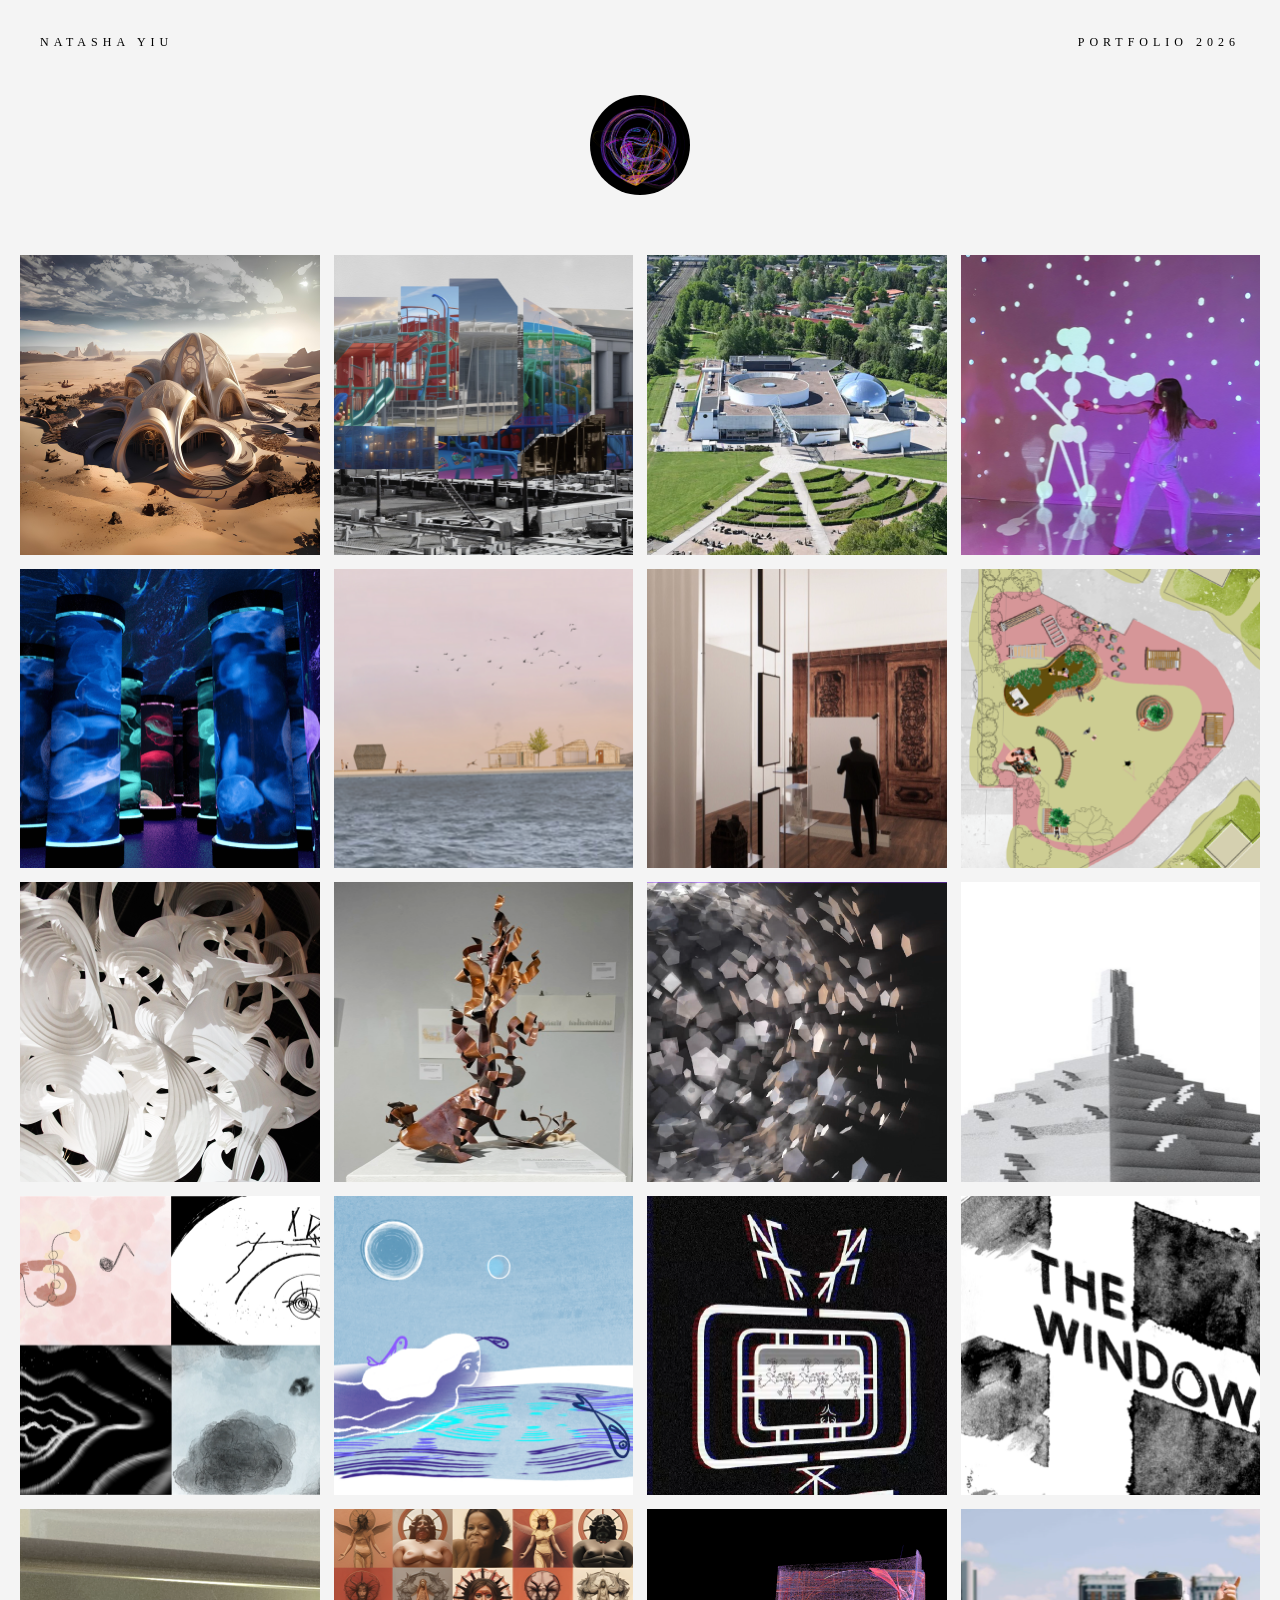
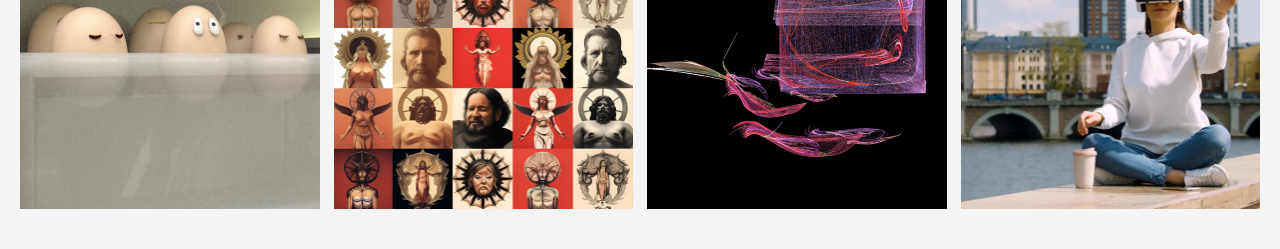
<file: index.html>
<!DOCTYPE html>
<html lang="en">
<head>
    <meta charset="UTF-8">
    <meta name="viewport" content="width=device-width, initial-scale=1.0">
    <title>Natasha Yiu Portfolio</title>
    <link rel="stylesheet" href="style.css">
</head>
<body>

<header>
    <div>NATASHA YIU</div>
    <div>PORTFOLIO 2026</div>
</header>

<div class="logo-container">
    <img src="images/logo.png" alt="Logo">
</div>

<div class="grid">

    <a href="projects/data-to-architecture.html" class="item">
        <img src="images/project1.png">
        <div class="title">Data to Architecture: Immersive Presentation of Community-owned Data Centre</div>
    </a>
    
    <a href="projects/woven-weimar-worlds.html" class="item">
        <img src="images/project2.png">
        <div class="title">Woven Weimar Worlds</div>
    </a>
    
    <a href="projects/heureka-hackathon.html" class="item">
        <img src="images/project3.png">
        <div class="title">Heureka Science Museum Hackathon</div>
    </a>
    
    <a href="projects/embodied-interaction.html" class="item">
        <img src="images/project4.png">
        <div class="title">Embodied Interaction: Being</div>
    </a>
    
    <a href="projects/seajelly-lab.html" class="item">
        <img src="images/project5.png">
        <div class="title">Sea Jelly Lab</div>
    </a>
    
    <a href="projects/passage-of-the-sea.html" class="item">
        <img src="images/project6.png">
        <div class="title">Conceptual Space: The Passage of the Sea</div>
    </a>
    
    <a href="projects/exhibition-design-nomen.html" class="item">
        <img src="images/project7.png">
        <div class="title">Exhibition Design: NOMEN Studio</div>
    </a>
    
    <a href="projects/space-in-practice-easyliving.html" class="item">
        <img src="images/project8.png">
        <div class="title">Space in Practice: Easy Living</div>
    </a>
    
    <a href="projects/wakesonance.html" class="item">
        <img src="images/project9.png">
        <div class="title">Maths Meets Architecture: Wakesonance</div>
    </a>
    
    <a href="projects/more-than-just-a-tree.html" class="item">
        <img src="images/project10.png">
        <div class="title">The Environment in Me: More than just a Tree</div>
    </a>
    
    <a href="projects/labelization.html" class="item">
        <img src="images/project11.png">
        <div class="title">Labelization</div>
    </a>
    
    <a href="projects/designing-vitural-worlds-echoes-whtin.html" class="item">
        <img src="images/project12.png">
        <div class="title">Designing Virtual Worlds: Echoes Within</div>
    </a>
    
    <a href="projects/jazz-a-trip.html" class="item">
        <img src="images/project13.png">
        <div class="title">The Materiality of Love: Jazz a Trip</div>
    </a>
    
    <a href="projects/flow.html" class="item">
        <img src="images/project14.png">
        <div class="title">Abstract & Experimental Animation: Flow</div>
    </a>
    
    <a href="projects/damn-tv.html" class="item">
        <img src="images/project15.png">
        <div class="title">Damn TV</div>
    </a>
    
    <a href="projects/the-window.html" class="item">
        <img src="images/project16.png">
        <div class="title">The Window</div>
    </a>
    
    <a href="projects/the-eggs-adventure.html" class="item">
        <img src="images/project17.png">
        <div class="title">The Egg's Adventure</div>
    </a>
    
    <a href="projects/stable-confusion-unbiased-god.html" class="item">
        <img src="images/project18.png">
        <div class="title">Stable Confusion: Unbiased God</div>
    </a>
    
    <a href="projects/art-meets-science-fractals.html" class="item">
        <img src="images/project19.png">
        <div class="title">Art Meets Science: Fractals Fishtank</div>
    </a>
    
    <a href="projects/fake-escape-reality.html" class="item">
        <img src="images/project20.png">
        <div class="title">Fake: Escape Reality</div>
    </a>
    
    </div>


</body>
</html>
</file>
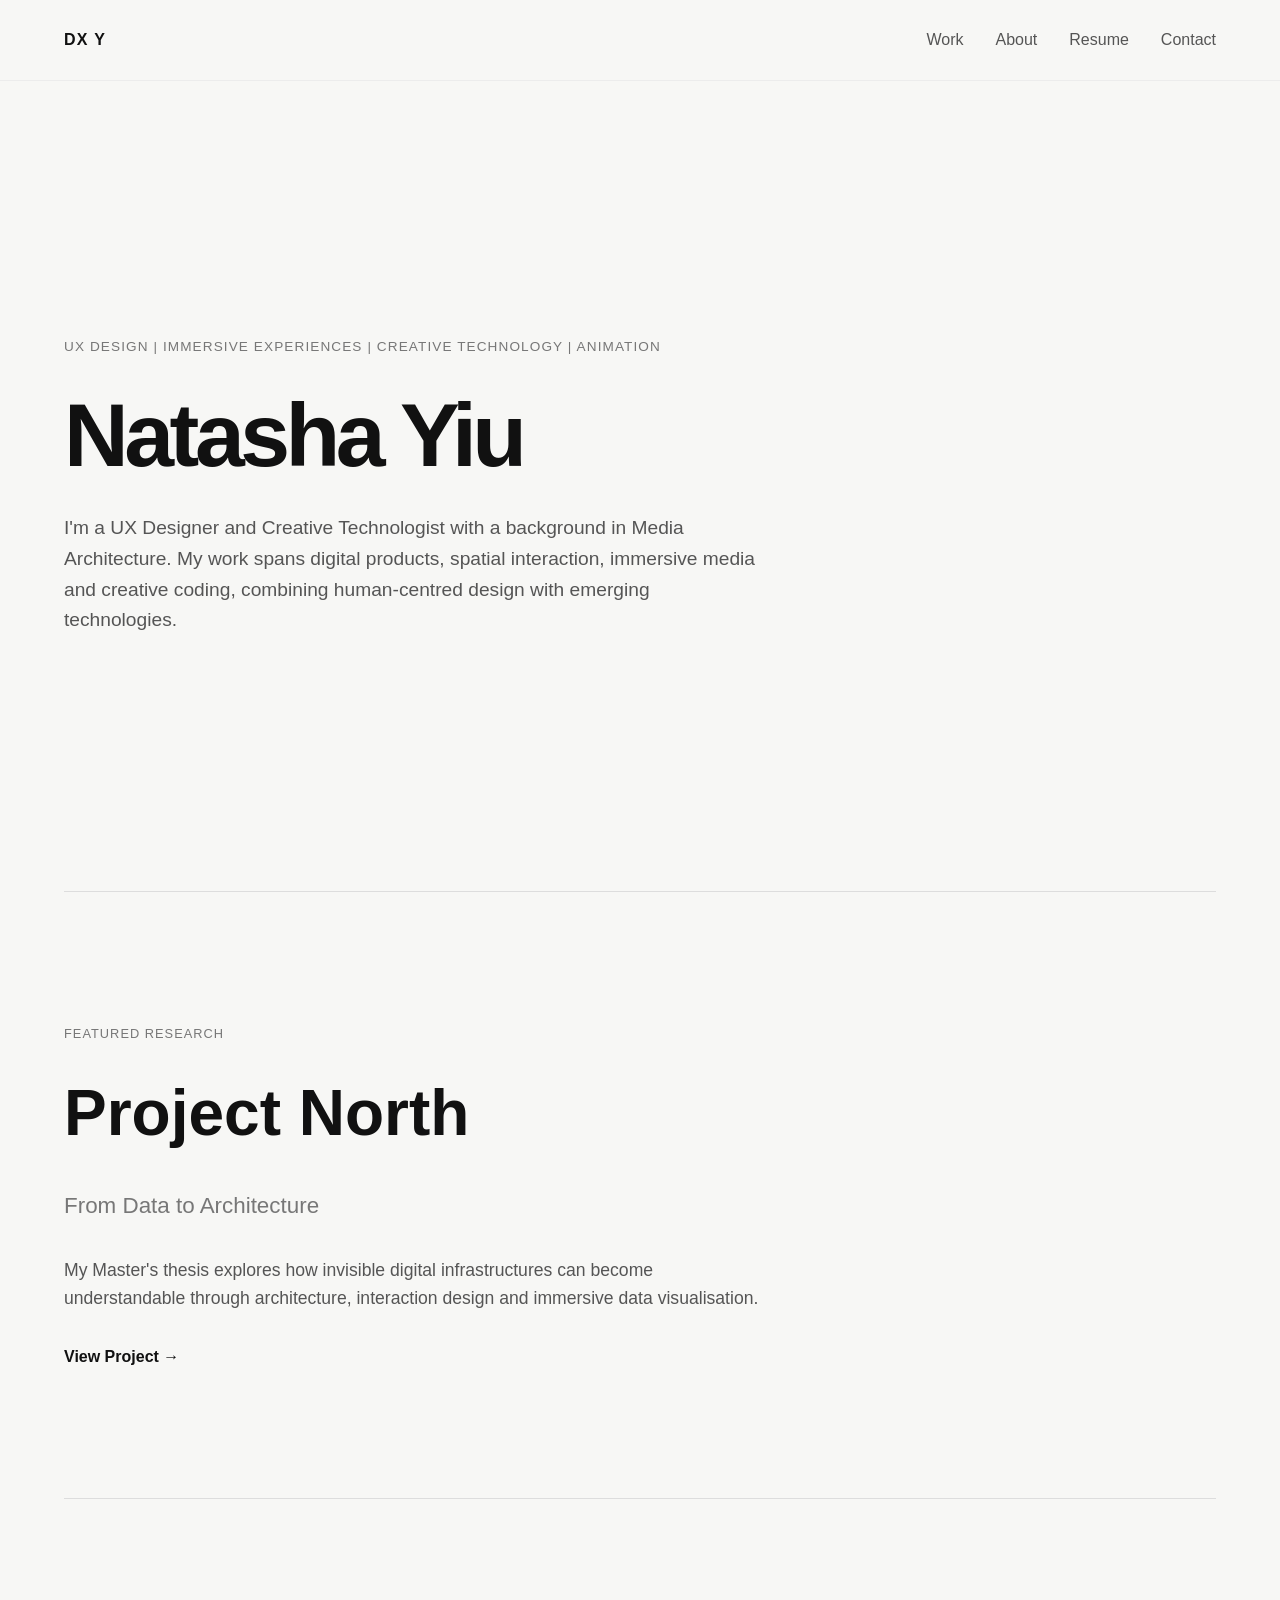
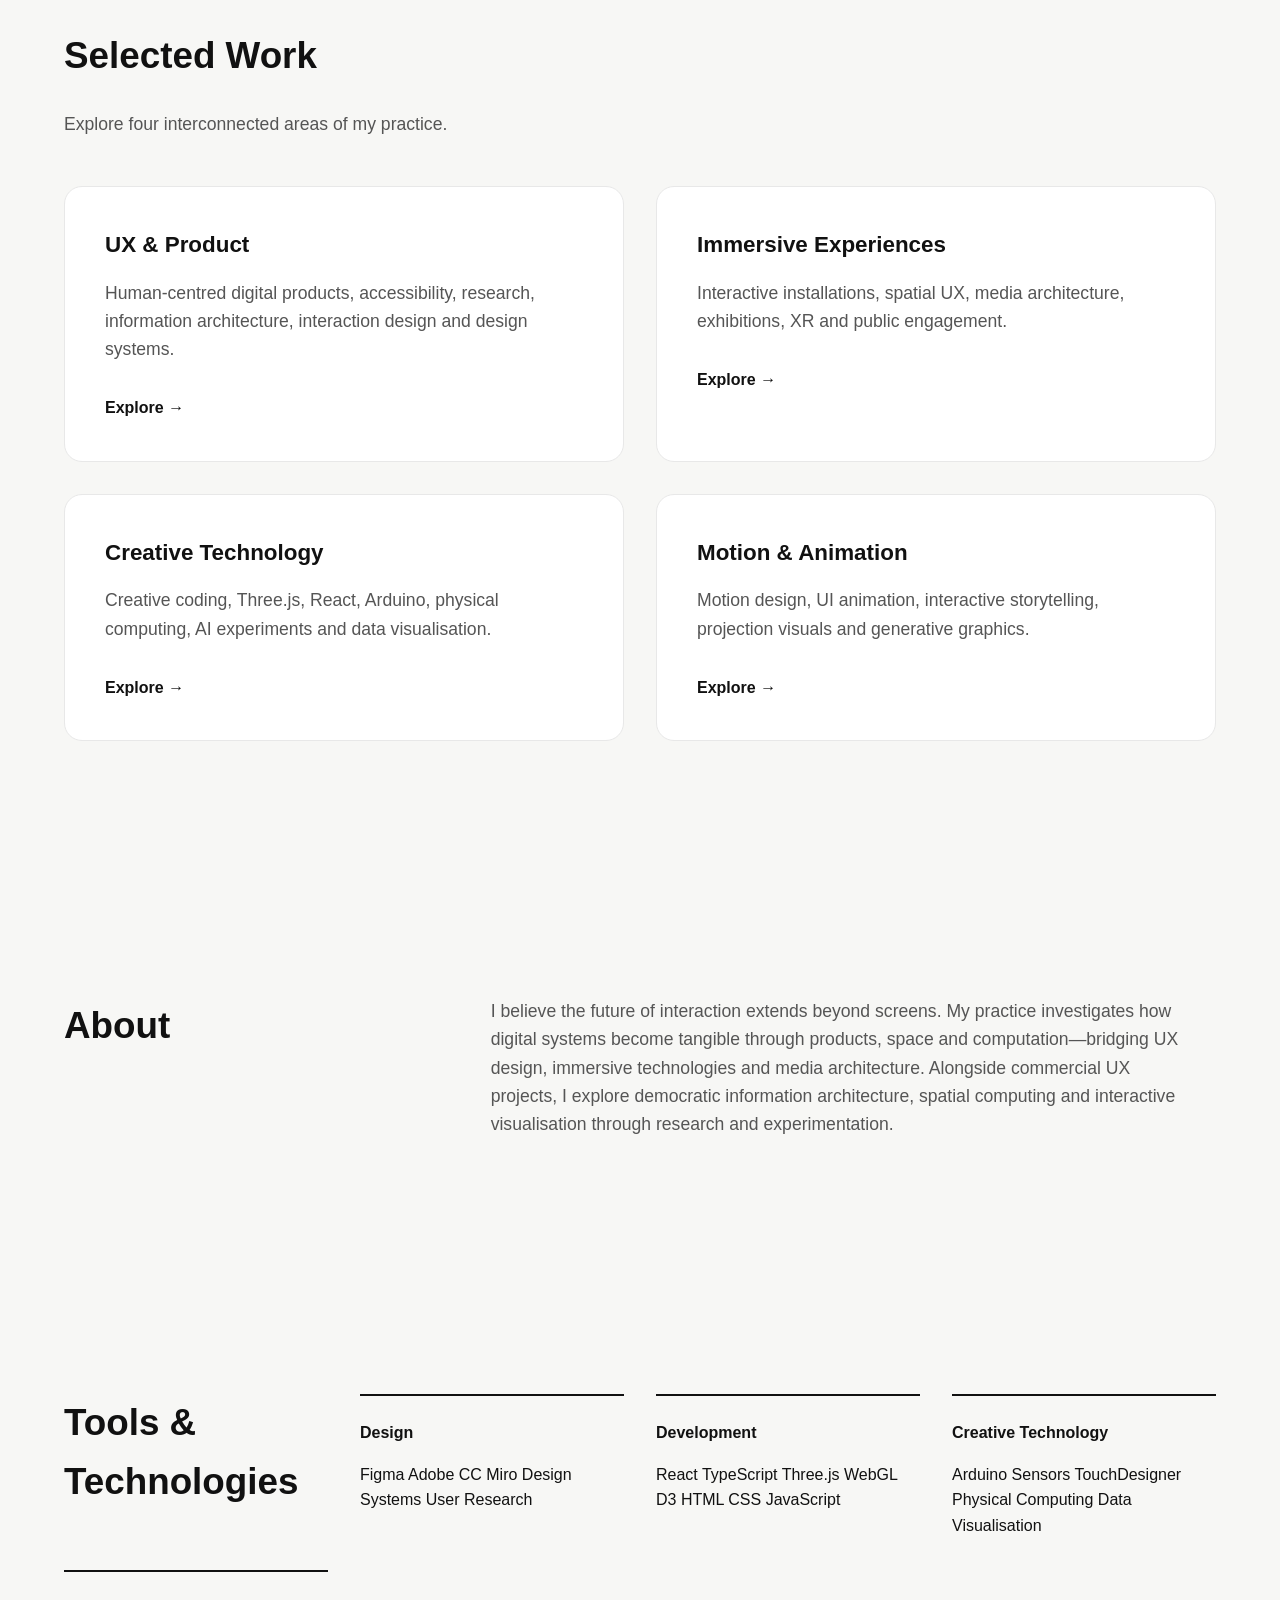
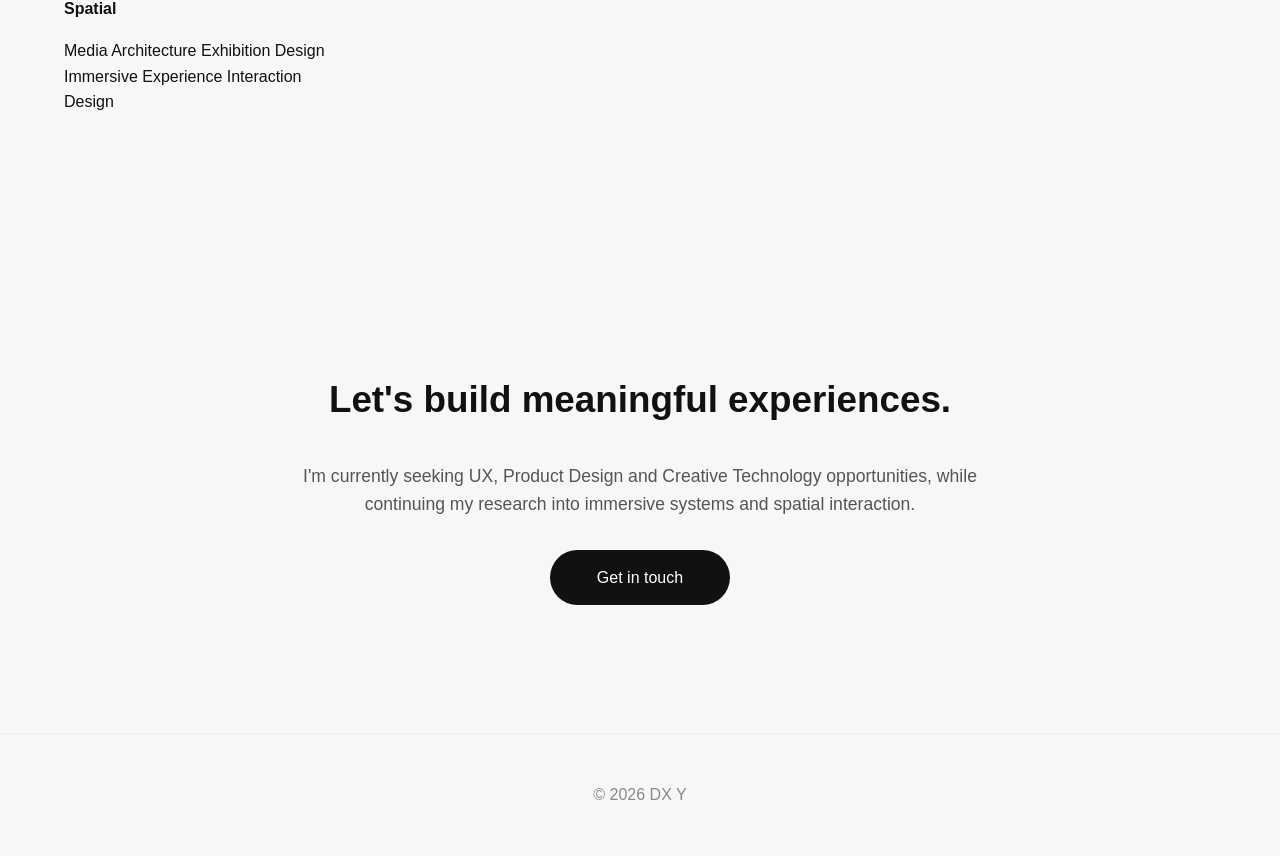
<file: claude work/index.html>
<!DOCTYPE html>
<html lang="en">
<head>
    <meta charset="UTF-8">
    <meta name="viewport" content="width=device-width, initial-scale=1.0">
    <title>DX Y — UX Designer & Creative Technologist</title>

    <link rel="stylesheet" href="style.css">
</head>

<body>

<header>

    <nav>
        <div class="logo">DX Y</div>

        <ul>
            <li>Work</li>
            <li>About</li>
            <li>Resume</li>
            <li>Contact</li>
        </ul>

    </nav>

</header>


<!-- ========================================================= -->
<!-- HERO -->
<!-- ========================================================= -->

<section id="hero">

    <p class="status">
       UX Design | Immersive Experiences | Creative Technology | Animation
    </p>

    <h1>

       Natasha Yiu 

    </h1>

    <p class="intro">

        I'm a UX Designer and Creative Technologist with a background in Media Architecture.
        My work spans digital products, spatial interaction, immersive media and creative coding,
        combining human-centred design with emerging technologies.

    </p>

</section>


<!-- ========================================================= -->
<!-- FEATURED -->
<!-- ========================================================= -->

<section id="featured">

    <span>Featured Research</span>

    <h2>

        Project North

    </h2>

    <h3>

        From Data to Architecture

    </h3>

    <p>

        My Master's thesis explores how invisible digital infrastructures can become
        understandable through architecture, interaction design and immersive data
        visualisation.

    </p>

    <a href="/projects/project-north">

        View Project →

    </a>

</section>


<!-- ========================================================= -->
<!-- PRACTICE -->
<!-- ========================================================= -->

<section id="practice">

<h2>

Selected Work

</h2>

<p>

Explore four interconnected areas of my practice.

</p>


<div class="grid">

<div class="card">

<h3>

UX & Product

</h3>

<p>

Human-centred digital products, accessibility, research,
information architecture, interaction design and design systems.

</p>

<a>

Explore →

</a>

</div>



<div class="card">

<h3>

Immersive Experiences

</h3>

<p>

Interactive installations, spatial UX,
media architecture, exhibitions,
XR and public engagement.

</p>

<a>

Explore →

</a>

</div>




<div class="card">

<h3>

Creative Technology

</h3>

<p>

Creative coding, Three.js,
React, Arduino,
physical computing,
AI experiments and data visualisation.

</p>

<a>

Explore →

</a>

</div>




<div class="card">

<h3>

Motion & Animation

</h3>

<p>

Motion design,
UI animation,
interactive storytelling,
projection visuals
and generative graphics.

</p>

<a>

Explore →

</a>

</div>

</div>

</section>


<!-- ========================================================= -->
<!-- ABOUT -->
<!-- ========================================================= -->

<section id="about">

<h2>

About

</h2>

<p>

I believe the future of interaction extends beyond screens.

My practice investigates how digital systems become tangible through products,
space and computation—bridging UX design, immersive technologies and media architecture.

Alongside commercial UX projects, I explore democratic information architecture,
spatial computing and interactive visualisation through research and experimentation.

</p>

</section>



<!-- ========================================================= -->
<!-- TOOLBOX -->
<!-- ========================================================= -->

<section id="skills">

<h2>

Tools & Technologies

</h2>

<div>

<h4>

Design

</h4>

Figma
Adobe CC
Miro
Design Systems
User Research

</div>

<div>

<h4>

Development

</h4>

React
TypeScript
Three.js
WebGL
D3
HTML
CSS
JavaScript

</div>

<div>

<h4>

Creative Technology

</h4>

Arduino
Sensors
TouchDesigner
Physical Computing
Data Visualisation

</div>

<div>

<h4>

Spatial

</h4>

Media Architecture
Exhibition Design
Immersive Experience
Interaction Design

</div>

</section>



<!-- ========================================================= -->
<!-- CONTACT -->
<!-- ========================================================= -->

<section id="contact">

<h2>

Let's build meaningful experiences.

</h2>

<p>

I'm currently seeking UX, Product Design and Creative Technology opportunities,
while continuing my research into immersive systems and spatial interaction.

</p>

<a>

Get in touch

</a>

</section>



<footer>

© 2026 DX Y

</footer>

</body>
</html>
</file>
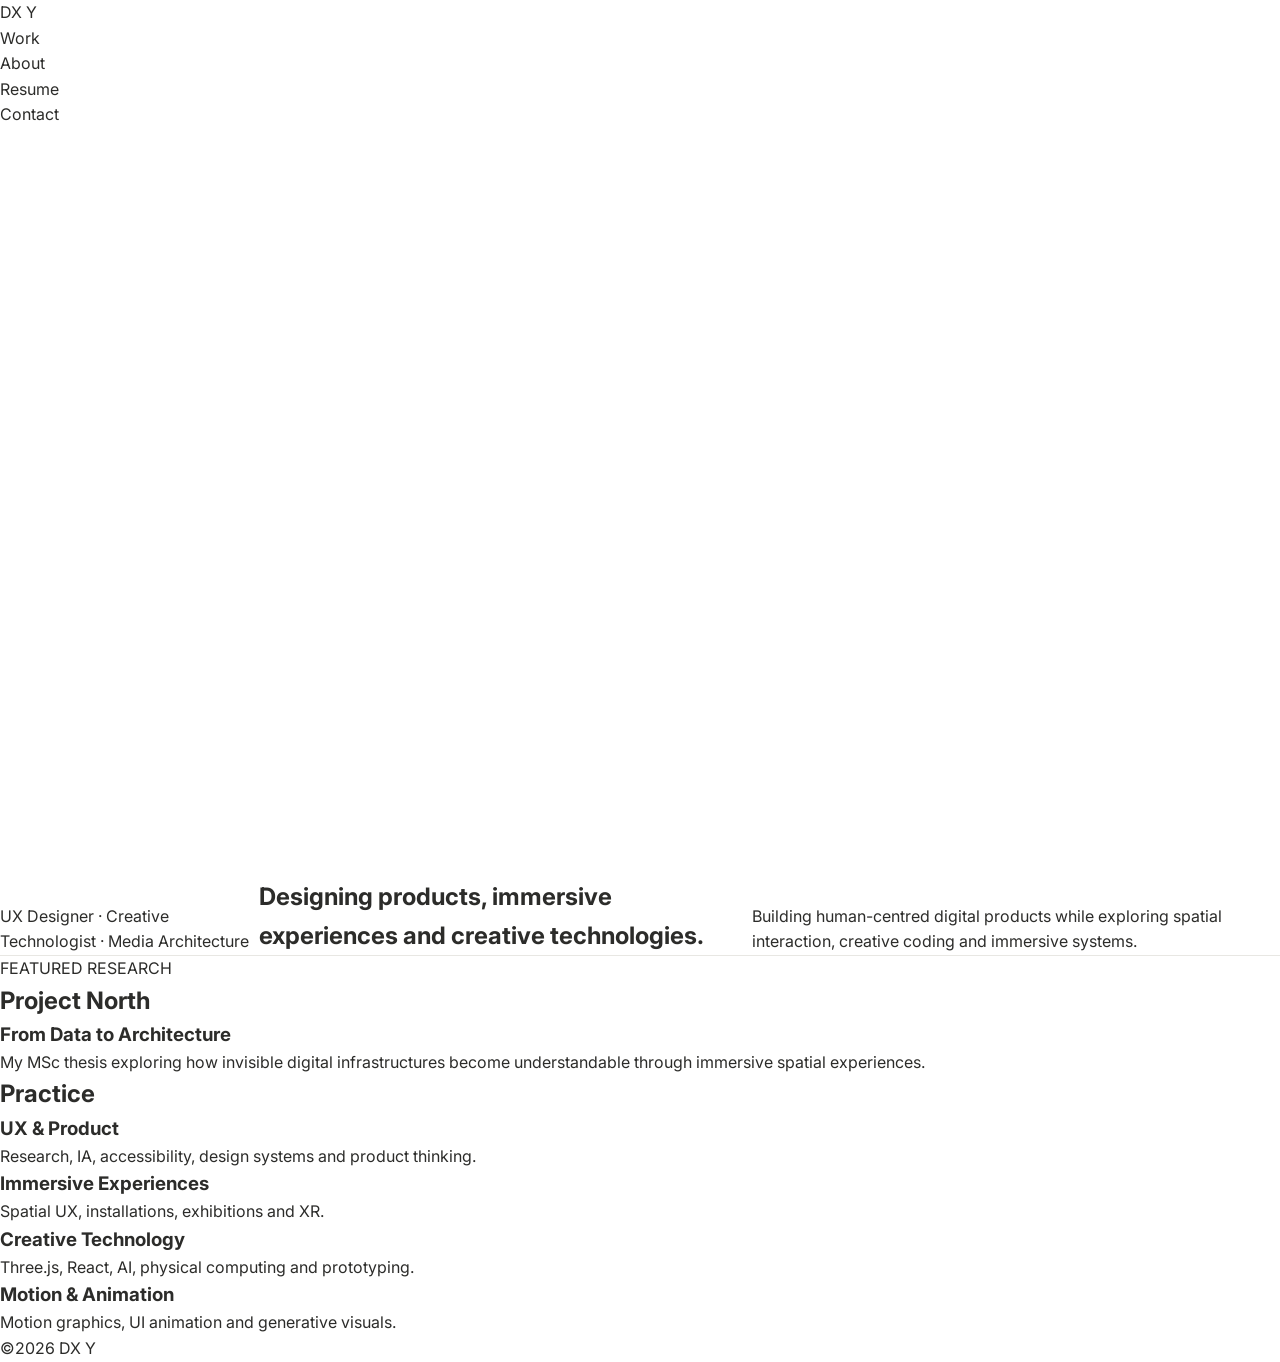
<file: chatgptwork/index copy.html>
<!DOCTYPE html><html><head><meta charset="UTF-8"><meta name="viewport" content="width=device-width,initial-scale=1"><title>DX Y</title><link href="https://fonts.googleapis.com/css2?family=Inter:wght@300;400;500;700&family=DM+Serif+Display&display=swap" rel="stylesheet"><link rel="stylesheet" href="style.css"></head><body>
<header><nav><div class="logo">DX Y</div><ul><li>Work</li><li>About</li><li>Resume</li><li>Contact</li></ul></nav></header>
<section class="hero"><p class="eyebrow">UX Designer · Creative Technologist · Media Architecture</p><h1>Designing products, immersive experiences and creative technologies.</h1><p class="lead">Building human-centred digital products while exploring spatial interaction, creative coding and immersive systems.</p></section>
<section class="featured"><div><span>FEATURED RESEARCH</span><h2>Project North</h2><h3>From Data to Architecture</h3><p>My MSc thesis exploring how invisible digital infrastructures become understandable through immersive spatial experiences.</p></div></section>
<section><h2>Practice</h2><div class="cards">
<div class="card"><h3>UX & Product</h3><p>Research, IA, accessibility, design systems and product thinking.</p></div>
<div class="card"><h3>Immersive Experiences</h3><p>Spatial UX, installations, exhibitions and XR.</p></div>
<div class="card"><h3>Creative Technology</h3><p>Three.js, React, AI, physical computing and prototyping.</p></div>
<div class="card"><h3>Motion & Animation</h3><p>Motion graphics, UI animation and generative visuals.</p></div></div></section>
<footer>©2026 DX Y</footer></body></html>
</file>
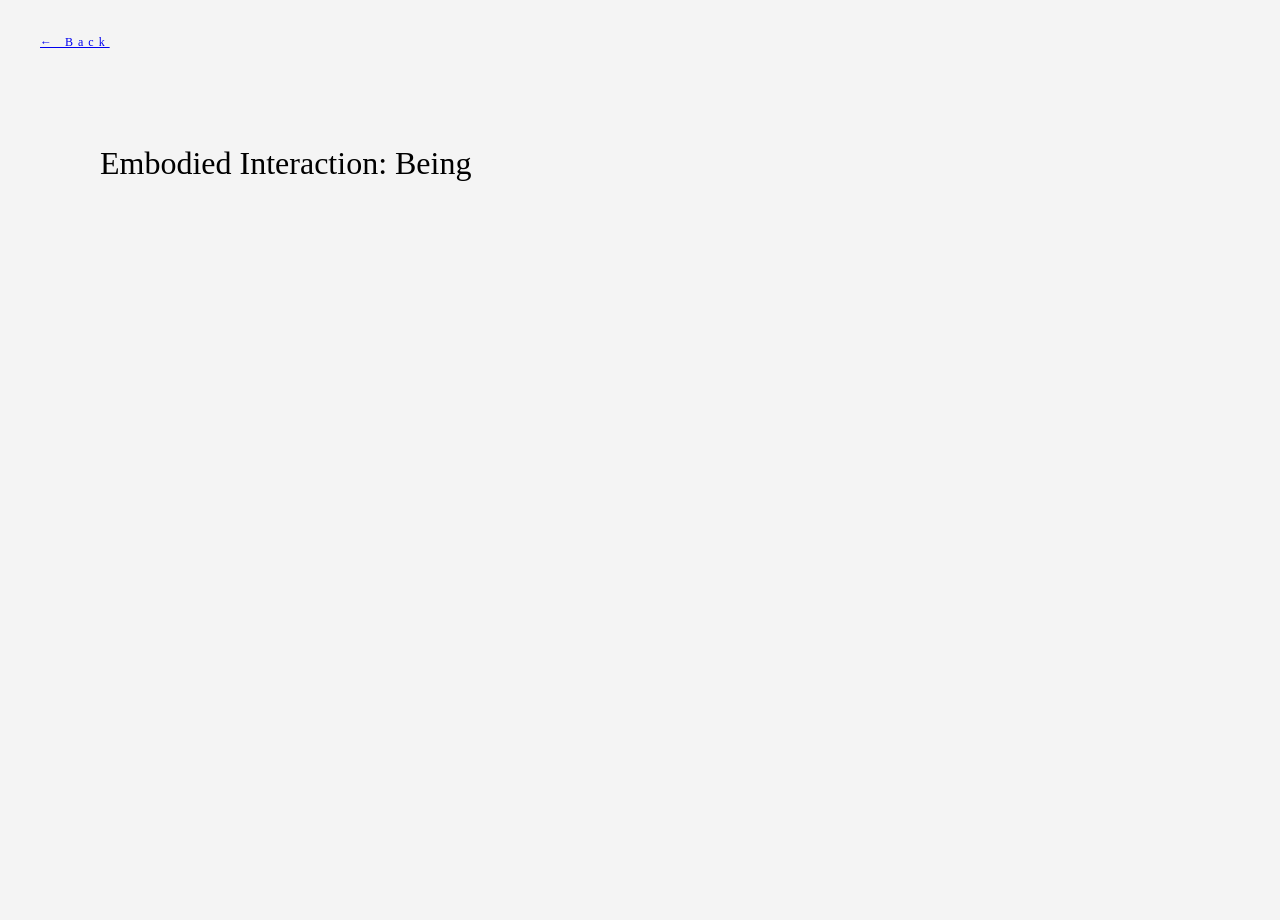
<file: projects/embodied-interaction.html>
<!DOCTYPE html>
<html lang="en">

<head>
    <meta charset="UTF-8">
    <meta name="viewport" content="width=device-width, initial-scale=1.0">
    <title>Embodied Interaction Being</title>

    <link rel="stylesheet" href="../style.css">
</head>

<body>

<header>
    <a href="../index.html">← Back</a>
</header>

<div class="project-page">

    <h1>Embodied Interaction: Being</h1>

    <div class="video-container">
        <iframe
            src="https://www.youtube.com/embed/AmIiJ3PmoZg"
            title="Embodied Interaction: Being"
            frameborder="0"
            allow="accelerometer; autoplay; clipboard-write; encrypted-media; gyroscope; picture-in-picture"
            allowfullscreen>
        </iframe>
    </div>

</div>

</body>
</html>
</file>
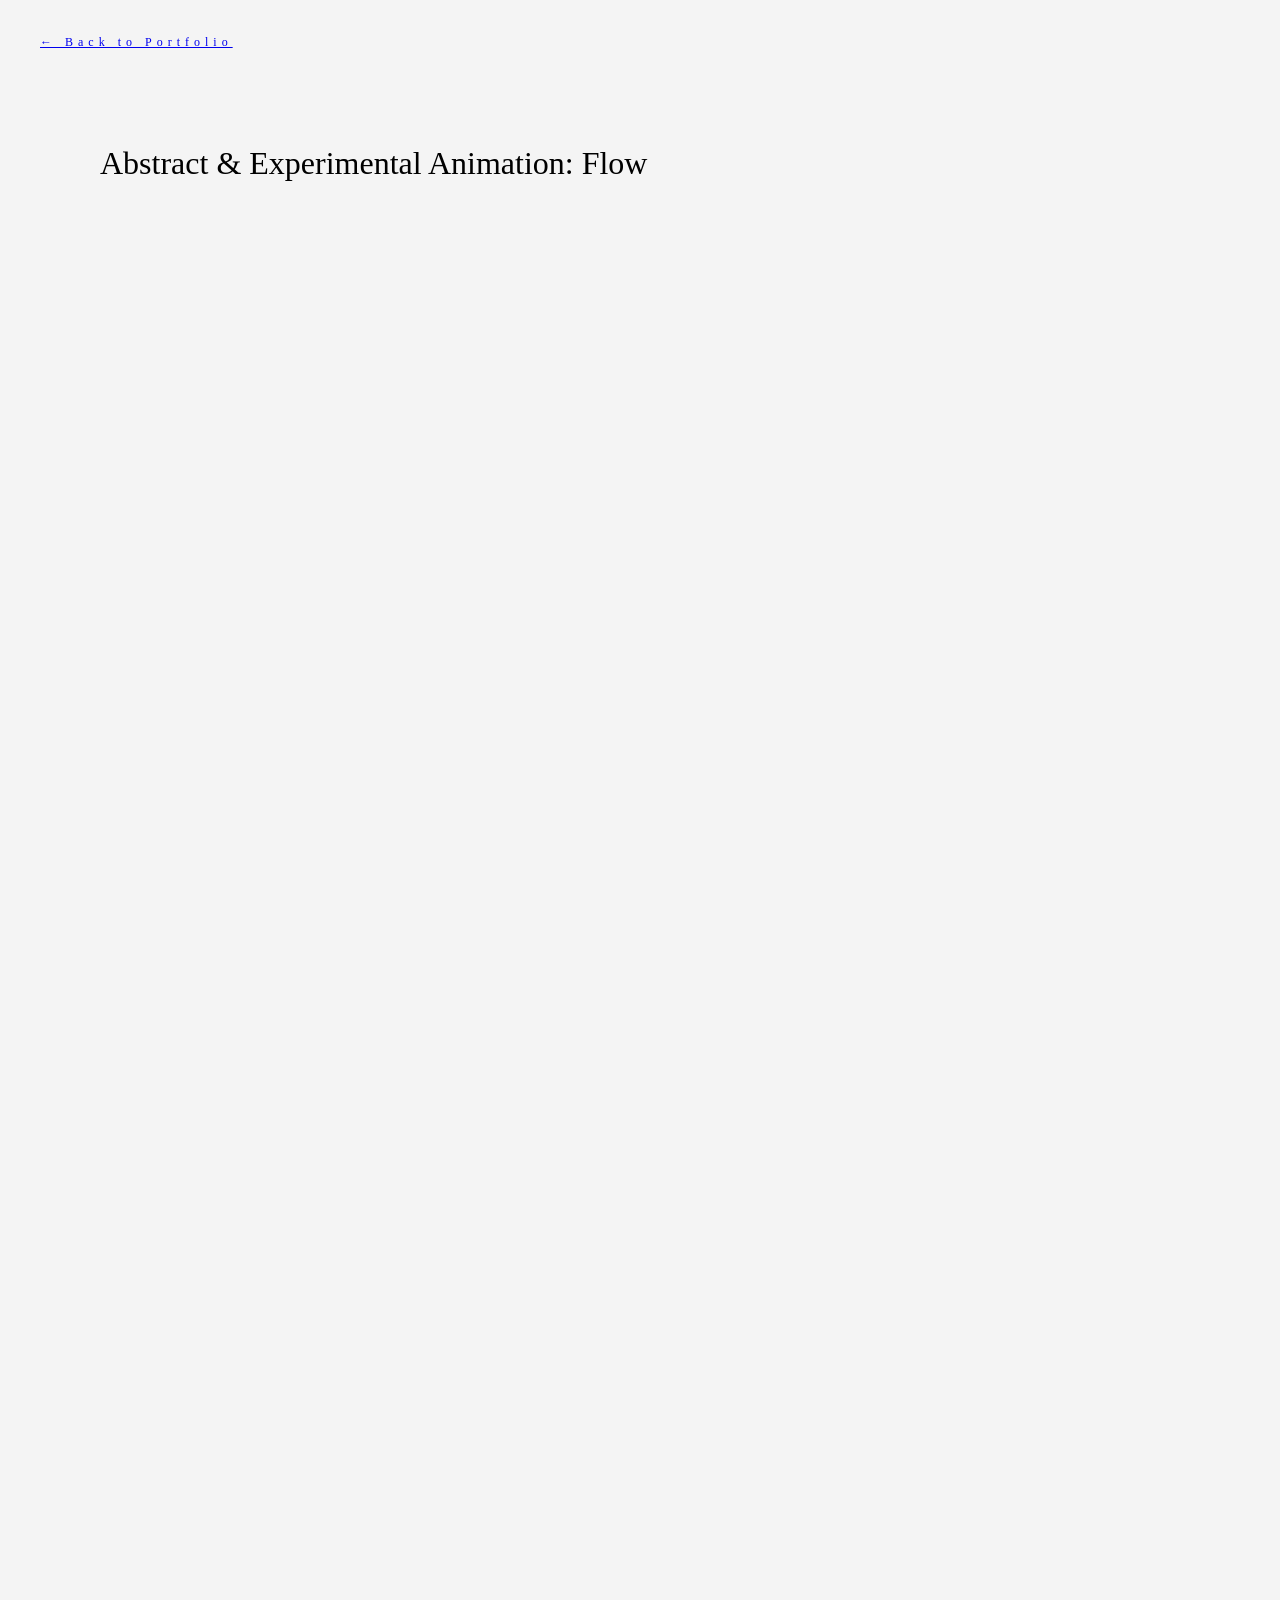
<file: projects/flow.html>
<!DOCTYPE html>
<html lang="en">

<head>
    <meta charset="UTF-8">
    <meta name="viewport" content="width=device-width, initial-scale=1.0">
    <title>Abstract & Experimental Animation: Flow</title>

    <link rel="stylesheet" href="../style.css">
</head>

<body>

<header>
    <a href="../index.html">← Back to Portfolio</a>
</header>

<div class="project-page">

    <h1>Abstract & Experimental Animation: Flow</h1>

    <embed type="text/html" src="https://flowtheanimation.art.blog/gallery/" width="1080" height="2000">

</div>

</body>
</html>
</file>
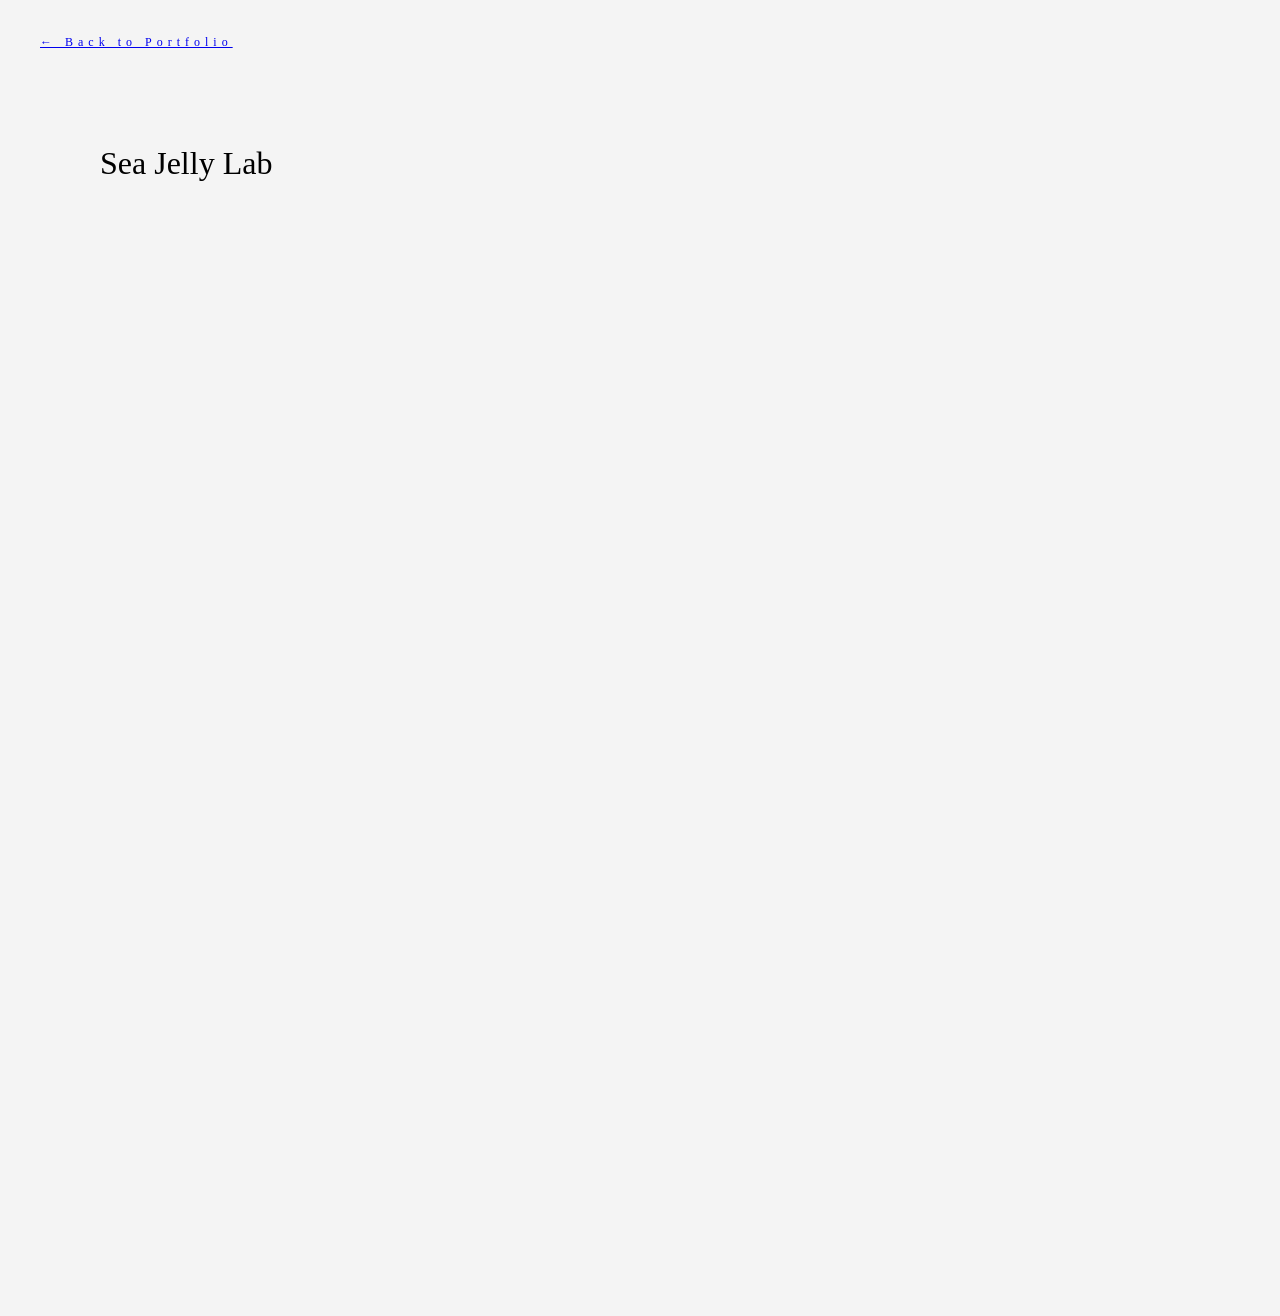
<file: projects/seajelly-lab.html>
<!DOCTYPE html>
<html lang="en">

<head>
    <meta charset="UTF-8">
    <meta name="viewport" content="width=device-width, initial-scale=1.0">
    <title>Abstract & Experimental Animation: Flow</title>

    <link rel="stylesheet" href="../style.css">
</head>

<body>

<header>
    <a href="../index.html">← Back to Portfolio</a>
</header>

<div class="project-page">

    <h1>Sea Jelly Lab</h1>

    <iframe title="vimeo-player" src="https://player.vimeo.com/video/412918110?h=f3fb0b7e5b" width="1080" height="720" frameborder="0" referrerpolicy="strict-origin-when-cross-origin" allow="autoplay; fullscreen; picture-in-picture; clipboard-write; encrypted-media; web-share"   allowfullscreen></iframe>

    <iframe src="https://www.behance.net/embed/project/97103059?ilo0=1" height="316" width="404" allowfullscreen lazyload frameborder="0" allow="clipboard-write" refererPolicy="strict-origin-when-cross-origin"></iframe>

</div>

</body>
</html>
</file>
<file: style.css>
*{
    margin:0;
    padding:0;
    box-sizing:border-box;
}

body{
    background:#f4f4f4;
    font-family: Georgia, serif;
}

header{
    display:flex;
    justify-content:space-between;
    align-items:center;

    padding:35px 40px;

    font-size:12px;
    letter-spacing:5px;
    font-weight:300;
}

.logo-container{
    display:flex;
    justify-content:center;
    margin-top:10px;
    margin-bottom:60px;
}

.logo-container img{
    width:100px;
    height:100px;
    border-radius:50%;
    object-fit:cover;
}

.grid{
    display:grid;

    grid-template-columns:
    repeat(4, minmax(200px, 1fr));

    gap:14px;

    padding:0 20px 40px;
}

.item{
    position:relative;
    overflow:hidden;
    text-decoration:none;
}

.item img{
    width:100%;
    display:block;
    object-fit:cover;
    transition:0.4s;
}

.title{
    position:absolute;
    inset:0;

    background:rgba(0,0,0,.65);

    display:flex;
    align-items:center;
    justify-content:center;

    text-align:center;

    color:white;

    font-size:14px;
    line-height:1.4;

    padding:20px;

    opacity:0;
    transition:0.3s;
}

.item:hover .title{
    opacity:1;
}

.item:hover img{
    transform:scale(1.04);
}

/* Row 1 */
.item:nth-child(1){grid-row:span 2;}
.item:nth-child(2){grid-row:span 2;}
.item:nth-child(3){grid-row:span 2;}
.item:nth-child(4){grid-row:span 2;}

/* Row 2 */
.item:nth-child(5){grid-row:span 2;}
.item:nth-child(6){grid-row:span 2;}
.item:nth-child(7){grid-row:span 2;}
.item:nth-child(8){grid-row:span 2;}

/* Row 3 */
.item:nth-child(9){grid-row:span 2;}
.item:nth-child(10){grid-row:span 2;}
.item:nth-child(11){grid-row:span 2;}
.item:nth-child(12){grid-row:span 2;}

/* Row 4 smaller */
.item:nth-child(13){grid-row:span 1;}
.item:nth-child(14){grid-row:span 1;}
.item:nth-child(15){grid-row:span 1;}
.item:nth-child(16){grid-row:span 1;}

/* Row 5 */
.item:nth-child(17){grid-row:span 2;}
.item:nth-child(18){grid-row:span 2;}
.item:nth-child(19){grid-row:span 2;}
.item:nth-child(20){grid-row:span 2;}
}

@media(max-width:900px){

.grid{
    grid-template-columns:repeat(2,1fr);
}

}

@media(max-width:600px){

.grid{
    grid-template-columns:1fr;
}

}

.project-page{
    max-width:1200px;
    margin:auto;
    padding:60px;
}

.project-page h1{
    margin-bottom:30px;
    font-weight:400;
}

.project-page video{
    width:100%;
    margin-bottom:30px;
}

.project-page p{
    max-width:700px;
    line-height:1.7;
}

.video-container{
    position:relative;
    width:100%;
    padding-bottom:56.25%;
    margin-bottom:40px;
}

.video-container iframe{
    position:absolute;
    top:0;
    left:0;
    width:100%;
    height:100%;
}

.hero-video{
    width:100vw;
    height:90vh;
}

h4, .h4 {
    font-family: "Elido", sans-serif !important;
    font-size: 20px !important;
    font-weight:normal;
}

.description{
    font-size:18px;
    line-height:1.6;
    font-weight:300;
}

.gallery{
    display:grid;
    grid-template-columns:repeat(2,1fr);
    gap:20px;
    margin-top:40px;
}

.gallery img{
    width:100%;
    display:block;
}

.hero-gif{
    width:100%;
    display:block;
    margin:40px 0;
}

.centerImage
{
display: block;
margin: auto;
}
</file>
<file: claude work/style.css>
/* ==========================================================
   RESET
========================================================== */

*{
    margin:0;
    padding:0;
    box-sizing:border-box;
}

html{
    scroll-behavior:smooth;
}

body{

    background:#F7F7F5;
    color:#111111;

    font-family:
        Inter,
        -apple-system,
        BlinkMacSystemFont,
        "Segoe UI",
        sans-serif;

    line-height:1.6;

    -webkit-font-smoothing:antialiased;

}


/* ==========================================================
   TYPOGRAPHY
========================================================== */

h1{

    font-size:clamp(3rem,7vw,6rem);

    font-weight:700;

    line-height:1.02;

    letter-spacing:-0.05em;

    max-width:900px;

}

h2{

    font-size:2.3rem;

    font-weight:600;

    margin-bottom:1.5rem;

}

h3{

    font-size:1.4rem;

    font-weight:600;

    margin-bottom:.75rem;

}

h4{

    margin-bottom:.8rem;

    font-size:1rem;

    font-weight:600;

}

p{

    max-width:700px;

    color:#555;

    font-size:1.1rem;

}


/* ==========================================================
   LAYOUT
========================================================== */

section{

    width:min(1200px,90vw);

    margin:auto;

    padding:8rem 0;

}

.grid{

    display:grid;

    grid-template-columns:repeat(2,1fr);

    gap:2rem;

    margin-top:3rem;

}


/* ==========================================================
   NAVIGATION
========================================================== */

header{

    position:sticky;

    top:0;

    backdrop-filter:blur(20px);

    background:rgba(247,247,245,.85);

    border-bottom:1px solid #ececec;

    z-index:100;

}

nav{

    width:min(1200px,90vw);

    margin:auto;

    height:80px;

    display:flex;

    justify-content:space-between;

    align-items:center;

}

.logo{

    font-weight:700;

    letter-spacing:.08em;

}

nav ul{

    display:flex;

    list-style:none;

    gap:2rem;

}

nav li{

    cursor:pointer;

    color:#555;

    transition:.25s;

}

nav li:hover{

    color:#111;

}


/* ==========================================================
   HERO
========================================================== */

#hero{

    min-height:90vh;

    display:flex;

    flex-direction:column;

    justify-content:center;

}

.status{

    text-transform:uppercase;

    letter-spacing:.08em;

    font-size:.85rem;

    margin-bottom:2rem;

    color:#777;

}

.intro{

    margin-top:2rem;

    font-size:1.2rem;

}


/* ==========================================================
   FEATURED PROJECT
========================================================== */

#featured{

    border-top:1px solid #ddd;

    border-bottom:1px solid #ddd;

}

#featured span{

    color:#777;

    text-transform:uppercase;

    font-size:.8rem;

    letter-spacing:.08em;

}

#featured h2{

    font-size:4rem;

    margin-top:1rem;

}

#featured h3{

    color:#777;

    font-weight:400;

}

#featured p{

    margin:2rem 0;

}

#featured a{

    display:inline-block;

    text-decoration:none;

    color:#111;

    font-weight:600;

}

#featured a:hover{

    opacity:.6;

}


/* ==========================================================
   CARDS
========================================================== */

.card{

    background:white;

    padding:2.5rem;

    border:1px solid #e8e8e8;

    border-radius:18px;

    transition:.35s;

}

.card:hover{

    transform:translateY(-8px);

    box-shadow:0 30px 70px rgba(0,0,0,.08);

}

.card p{

    margin:1rem 0 2rem;

}

.card a{

    color:#111;

    text-decoration:none;

    font-weight:600;

}


/* ==========================================================
   ABOUT
========================================================== */

#about{

    display:grid;

    grid-template-columns:1fr 2fr;

    gap:4rem;

}


/* ==========================================================
   SKILLS
========================================================== */

#skills{

    display:grid;

    grid-template-columns:repeat(4,1fr);

    gap:2rem;

}

#skills div{

    border-top:2px solid #111;

    padding-top:1.5rem;

}

#skills h4{

    margin-bottom:1rem;

}


/* ==========================================================
   CONTACT
========================================================== */

#contact{

    text-align:center;

}

#contact p{

    margin:2rem auto;

}

#contact a{

    display:inline-flex;

    align-items:center;

    justify-content:center;

    width:180px;

    height:55px;

    background:#111;

    color:white;

    border-radius:999px;

    text-decoration:none;

    transition:.25s;

}

#contact a:hover{

    transform:translateY(-2px);

}


/* ==========================================================
   FOOTER
========================================================== */

footer{

    padding:3rem;

    text-align:center;

    color:#888;

    border-top:1px solid #ececec;

}


/* ==========================================================
   RESPONSIVE
========================================================== */

@media (max-width:900px){

.grid{

    grid-template-columns:1fr;

}

#about{

    grid-template-columns:1fr;

}

#skills{

    grid-template-columns:1fr 1fr;

}

h1{

    font-size:3.5rem;

}

nav ul{

    display:none;

}

}

@media (max-width:600px){

section{

    padding:5rem 0;

}

#skills{

    grid-template-columns:1fr;

}

}
</file>
<file: chatgptwork/style.css>
/* ============================================================
   PORTFOLIO — STYLE SYSTEM
   Commit 1: Navigation + Hero + Type system + Credentials
   ============================================================ */

/* ── RESET & BASE ── */
*, *::before, *::after {
    margin: 0;
    padding: 0;
    box-sizing: border-box;
}

:root {
    /* Palette */
    --black:      #111110;
    --ink:        #2c2c2a;
    --secondary:  #6b6b66;
    --muted:      #9a9994;
    --border:     #e8e7e3;
    --surface:    #f7f7f5;
    --white:      #ffffff;

    /* Type */
    --font-sans:  'Inter', system-ui, sans-serif;
    --font-serif: 'DM Serif Display', Georgia, serif;

    /* Type scale */
    --text-xs:    11px;
    --text-sm:    13px;
    --text-base:  15px;
    --text-lg:    18px;
    --text-xl:    24px;
    --text-2xl:   36px;
    --text-3xl:   52px;
    --text-4xl:   72px;

    /* Spacing */
    --page-x:     80px;
    --page-x-sm:  24px;
}

html {
    font-size: 16px;
    -webkit-font-smoothing: antialiased;
    -moz-osx-font-smoothing: grayscale;
}

body {
    font-family: var(--font-sans);
    background: var(--white);
    color: var(--ink);
    line-height: 1.6;
}

a {
    color: inherit;
    text-decoration: none;
}

img {
    display: block;
    width: 100%;
}


/* ── NAVIGATION ── */
.nav {
    position: sticky;
    top: 0;
    z-index: 100;
    display: flex;
    justify-content: space-between;
    align-items: center;
    padding: 22px var(--page-x);
    background: rgba(255,255,255,0.92);
    backdrop-filter: blur(12px);
    -webkit-backdrop-filter: blur(12px);
    border-bottom: 1px solid var(--border);
}

.nav-name {
    font-family: var(--font-sans);
    font-size: var(--text-sm);
    font-weight: 500;
    letter-spacing: 0.02em;
    color: var(--black);
}

.nav-links {
    display: flex;
    gap: 36px;
}

.nav-links a {
    font-size: var(--text-sm);
    font-weight: 400;
    color: var(--secondary);
    letter-spacing: 0.01em;
    transition: color 0.2s;
}

.nav-links a:hover {
    color: var(--black);
}


/* ── HERO ── */
.hero {
    position: relative;
    height: 92vh;
    min-height: 560px;
    overflow: hidden;
    border-bottom: 1px solid var(--border);
    display: flex;
    align-items: flex-end;
}

/* Split background collage */
.hero-bg {
    position: absolute;
    inset: 0;
    display: flex;
}

.hero-bg-left {
    flex: 0 0 70%;
    overflow: hidden;
}

.hero-bg-right {
    flex: 0 0 30%;
    overflow: hidden;
    display: flex;
    flex-direction: column;
}

.hero-bg-left img,
.hero-bg-right img {
    width: 100%;
    height: 100%;
    object-fit: cover;
    object-position: center top;
}

/* Thin vertical seam between the two images */
.hero-bg-left::after {
    content: '';
    position: absolute;
    top: 0;
    left: 70%;
    width: 1px;
    height: 100%;
    background: rgba(255,255,255,0.15);
    z-index: 1;
}

/* Dark overlay — ensures text is always readable */
.hero-overlay {
    position: absolute;
    inset: 0;
    background: linear-gradient(
        to top,
        rgba(0,0,0,0.82) 0%,
        rgba(0,0,0,0.45) 45%,
        rgba(0,0,0,0.25) 100%
    );
    z-index: 2;
}

/* Bottom gradient blending into the white credential bar */
.hero-fade {
    position: absolute;
    bottom: 0;
    left: 0;
    right: 0;
    height: 120px;
    background: linear-gradient(to bottom, transparent, rgba(0,0,0,0.55));
    z-index: 3;
    pointer-events: none;
}

/* Text content sits above overlays */
.hero-inner {
    position: relative;
    z-index: 4;
    padding: 0 var(--page-x) 64px;
    max-width: 820px;
}

.hero-eyebrow {
    font-family: var(--font-sans);
    font-size: var(--text-xs);
    font-weight: 400;
    letter-spacing: 0.12em;
    text-transform: uppercase;
    color: rgba(255,255,255,0.55);
    margin-bottom: 20px;
}

.hero-name {
    font-family: var(--font-serif);
    font-size: var(--text-4xl);
    font-weight: 400;
    line-height: 1.0;
    color: #ffffff;
    margin-bottom: 24px;
    letter-spacing: -0.02em;
}

.hero-tagline {
    font-family: var(--font-sans);
    font-size: var(--text-xl);
    font-weight: 300;
    line-height: 1.5;
    color: rgba(255,255,255,0.75);
    max-width: 520px;
}


/* ── CREDENTIAL BAR ── */
.credentials {
    padding: 40px var(--page-x);
    border-bottom: 1px solid var(--border);
}

.credentials-label {
    font-size: var(--text-xs);
    letter-spacing: 0.1em;
    text-transform: uppercase;
    color: var(--muted);
    margin-bottom: 20px;
}

.credentials-row {
    display: flex;
    align-items: center;
    gap: 0;
    flex-wrap: wrap;
    row-gap: 16px;
}

.credential {
    display: flex;
    flex-direction: column;
    gap: 3px;
    padding-right: 32px;
}

.credential-org {
    font-size: var(--text-sm);
    font-weight: 500;
    color: var(--black);
    letter-spacing: 0.01em;
}

.credential-role {
    font-size: var(--text-xs);
    color: var(--muted);
}

.credential-divider {
    width: 1px;
    height: 32px;
    background: var(--border);
    margin-right: 32px;
    flex-shrink: 0;
}


/* ── SELECTED WORK ── */
.work {
    padding: 72px var(--page-x) 96px;
}

.section-label {
    font-size: var(--text-xs);
    letter-spacing: 0.1em;
    text-transform: uppercase;
    color: var(--muted);
    margin-bottom: 40px;
}


/* ── PROJECT GRID ── */
.grid {
    display: grid;
    grid-template-columns: repeat(3, 1fr);
    gap: 2px;
}

.item {
    display: flex;
    flex-direction: column;
    text-decoration: none;
    color: inherit;
    background: var(--white);
    border: 1px solid var(--border);
    overflow: hidden;
    transition: border-color 0.2s;
}

.item:hover {
    border-color: var(--ink);
}

.item-image {
    overflow: hidden;
    aspect-ratio: 4 / 3;
    background: var(--surface);
}

.item-image img {
    width: 100%;
    height: 100%;
    object-fit: cover;
    transition: transform 0.5s ease;
}

.item:hover .item-image img {
    transform: scale(1.03);
}

.item-meta {
    padding: 20px 22px 24px;
    border-top: 1px solid var(--border);
    display: flex;
    flex-direction: column;
    gap: 6px;
}

.item-tag {
    font-size: var(--text-xs);
    letter-spacing: 0.08em;
    text-transform: uppercase;
    color: var(--muted);
}

.item-title {
    font-family: var(--font-serif);
    font-size: var(--text-lg);
    font-weight: 400;
    color: var(--black);
    line-height: 1.3;
}

.item-sub {
    font-size: var(--text-sm);
    color: var(--secondary);
    line-height: 1.5;
    margin-top: 2px;
}

.more-work {
    margin-top: 48px;
    font-size: var(--text-sm);
    color: var(--muted);
    text-align: center;
    letter-spacing: 0.02em;
}


/* ── CATEGORIES ── */
.category {
    margin-bottom: 88px;
}

.category:last-of-type {
    margin-bottom: 0;
}

.category-header {
    display: flex;
    align-items: baseline;
    gap: 24px;
    margin-bottom: 32px;
    padding-bottom: 16px;
    border-bottom: 1px solid var(--border);
}

.category-title {
    font-family: var(--font-serif);
    font-size: var(--text-xl);
    font-weight: 400;
    color: var(--black);
    white-space: nowrap;
}

.category-desc {
    font-size: var(--text-sm);
    color: var(--muted);
    line-height: 1.5;
}


/* ── VIDEO / GIF CARDS ── */
.item-image video {
    width: 100%;
    height: 100%;
    object-fit: cover;
    display: block;
}

/* Fallback img hidden when video loads fine */
.item--video .item-fallback {
    display: none;
}

/* Show fallback if video fails */
.item--video video:not([src]),
.item--video video[src=""] {
    display: none;
}
.item--video video:not([src]) ~ .item-fallback,
.item--video video[src=""] ~ .item-fallback {
    display: block;
}


/* ── SCROLL REVEAL ANIMATION ── */
.reveal {
    opacity: 0;
    transform: translateY(32px);
    transition: opacity 0.65s ease, transform 0.65s ease;
}

.reveal.revealed {
    opacity: 1;
    transform: translateY(0);
}

/* Stagger grid items inside a revealed category */
.revealed .item:nth-child(1) { transition-delay: 0.05s; }
.revealed .item:nth-child(2) { transition-delay: 0.12s; }
.revealed .item:nth-child(3) { transition-delay: 0.19s; }
.revealed .item:nth-child(4) { transition-delay: 0.26s; }

/* Respect reduced motion */
@media (prefers-reduced-motion: reduce) {
    .reveal {
        opacity: 1;
        transform: none;
        transition: none;
    }
}


/* ── FOOTER ── */
.footer {
    display: flex;
    justify-content: space-between;
    align-items: center;
    padding: 28px var(--page-x);
    border-top: 1px solid var(--border);
    font-size: var(--text-sm);
    color: var(--muted);
}

.footer a {
    color: var(--secondary);
    transition: color 0.2s;
}

.footer a:hover {
    color: var(--black);
}


/* ============================================================
   PROJECT PAGE TEMPLATE
   ============================================================ */

.project-nav {
    display: flex;
    justify-content: space-between;
    align-items: center;
    padding: 22px var(--page-x);
    border-bottom: 1px solid var(--border);
}

.project-back {
    font-size: var(--text-sm);
    color: var(--secondary);
    transition: color 0.2s;
}

.project-back:hover {
    color: var(--black);
}

/* ── Project header ── */
.project-header {
    padding: 72px var(--page-x) 48px;
    max-width: 920px;
}

.project-tags {
    display: flex;
    gap: 8px;
    margin-bottom: 24px;
}

.project-tag {
    font-size: var(--text-xs);
    letter-spacing: 0.06em;
    text-transform: uppercase;
    color: var(--secondary);
    border: 1px solid var(--border);
    padding: 5px 12px;
    border-radius: 99px;
}

.project-title {
    font-family: var(--font-serif);
    font-size: var(--text-3xl);
    font-weight: 400;
    letter-spacing: -0.02em;
    color: var(--black);
    line-height: 1.1;
    margin-bottom: 20px;
}

.project-intro {
    font-size: var(--text-lg);
    font-weight: 300;
    color: var(--secondary);
    line-height: 1.6;
    max-width: 680px;
}

/* ── Metadata row ── */
.project-meta-row {
    display: flex;
    gap: 48px;
    padding: 32px var(--page-x);
    border-top: 1px solid var(--border);
    border-bottom: 1px solid var(--border);
    flex-wrap: wrap;
}

.meta-block {
    display: flex;
    flex-direction: column;
    gap: 6px;
    min-width: 140px;
}

.meta-label {
    font-size: var(--text-xs);
    letter-spacing: 0.08em;
    text-transform: uppercase;
    color: var(--muted);
}

.meta-value {
    font-size: var(--text-sm);
    color: var(--black);
    line-height: 1.5;
}

/* ── Hero image / video ── */
.project-hero-media {
    width: 100%;
    aspect-ratio: 16 / 9;
    background: var(--surface);
    overflow: hidden;
}

.project-hero-media img,
.project-hero-media video {
    width: 100%;
    height: 100%;
    object-fit: cover;
}

/* ── Content sections ── */
.project-body {
    max-width: 920px;
    margin: 0 auto;
    padding: 0 var(--page-x);
}

.project-section {
    padding: 64px 0;
    border-bottom: 1px solid var(--border);
}

.project-section:last-child {
    border-bottom: none;
}

.section-heading {
    font-family: var(--font-serif);
    font-size: var(--text-xl);
    font-weight: 400;
    color: var(--black);
    margin-bottom: 24px;
}

.section-number {
    font-size: var(--text-xs);
    color: var(--muted);
    letter-spacing: 0.08em;
    margin-bottom: 12px;
    display: block;
}

.project-section p {
    font-size: var(--text-base);
    line-height: 1.75;
    color: var(--ink);
    max-width: 680px;
    margin-bottom: 20px;
}

.project-section p:last-child {
    margin-bottom: 0;
}

.project-section ul {
    margin: 0 0 20px 0;
    padding-left: 20px;
}

.project-section li {
    font-size: var(--text-base);
    line-height: 1.75;
    color: var(--ink);
    margin-bottom: 8px;
}

/* Confidentiality note — used in case studies like PwC */
.confidential-note {
    display: flex;
    gap: 12px;
    padding: 16px 20px;
    background: var(--surface);
    border-left: 2px solid var(--ink);
    margin: 24px 0;
    max-width: 680px;
}

.confidential-note p {
    font-size: var(--text-sm);
    color: var(--secondary);
    margin: 0;
    line-height: 1.6;
}

/* ── Full-width media block within content ── */
.project-media {
    width: 100%;
    margin: 8px 0 32px;
}

.project-media img,
.project-media video {
    width: 100%;
    display: block;
}

.project-media-caption {
    font-size: var(--text-xs);
    color: var(--muted);
    margin-top: 10px;
}

/* ── Two-up image gallery ── */
.project-gallery {
    display: grid;
    grid-template-columns: repeat(2, 1fr);
    gap: 16px;
    margin: 8px 0 32px;
}

.project-gallery img {
    width: 100%;
    display: block;
}

/* ── Process step list ── */
.process-steps {
    display: flex;
    flex-direction: column;
    gap: 28px;
}

.process-step {
    display: grid;
    grid-template-columns: 32px 1fr;
    gap: 20px;
}

.process-step-number {
    font-family: var(--font-serif);
    font-size: var(--text-lg);
    color: var(--muted);
}

.process-step-title {
    font-size: var(--text-base);
    font-weight: 500;
    color: var(--black);
    margin-bottom: 6px;
}

.process-step-desc {
    font-size: var(--text-sm);
    color: var(--secondary);
    line-height: 1.65;
}

/* ── Next project footer ── */
.project-next {
    display: flex;
    justify-content: space-between;
    align-items: center;
    padding: 48px var(--page-x);
    border-top: 1px solid var(--border);
}

.project-next-label {
    font-size: var(--text-xs);
    letter-spacing: 0.08em;
    text-transform: uppercase;
    color: var(--muted);
    margin-bottom: 8px;
}

.project-next-title {
    font-family: var(--font-serif);
    font-size: var(--text-xl);
    color: var(--black);
}

.project-next-arrow {
    font-size: var(--text-xl);
    color: var(--muted);
    transition: transform 0.2s, color 0.2s;
}

.project-next:hover .project-next-arrow {
    transform: translateX(6px);
    color: var(--black);
}

/* ── Legacy support for existing project pages (unchanged structure) ── */
.project-page {
    max-width: 1100px;
    margin: auto;
    padding: 60px var(--page-x);
}

.project-page h1 {
    font-family: var(--font-serif);
    font-size: var(--text-3xl);
    font-weight: 400;
    margin-bottom: 24px;
    letter-spacing: -0.02em;
    color: var(--black);
}

.project-page video {
    width: 100%;
    margin-bottom: 30px;
}

.project-page p {
    max-width: 680px;
    line-height: 1.75;
    color: var(--ink);
}

.video-container {
    position: relative;
    width: 100%;
    padding-bottom: 56.25%;
    margin-bottom: 40px;
}

.video-container iframe {
    position: absolute;
    top: 0;
    left: 0;
    width: 100%;
    height: 100%;
}

.hero-video {
    width: 100vw;
    height: 90vh;
}

.description {
    font-size: var(--text-lg);
    line-height: 1.7;
    font-weight: 300;
    color: var(--ink);
}

.gallery {
    display: grid;
    grid-template-columns: repeat(2, 1fr);
    gap: 20px;
    margin-top: 40px;
}

.gallery img {
    width: 100%;
    display: block;
}

.hero-gif {
    width: 100%;
    display: block;
    margin: 40px 0;
}

.centerImage {
    display: block;
    margin: auto;
}


/* ── RESPONSIVE ── */
@media (max-width: 1024px) {
    :root {
        --page-x: 40px;
    }
    .hero-name {
        font-size: var(--text-3xl);
    }
    .grid {
        grid-template-columns: repeat(2, 1fr);
    }
}

@media (max-width: 700px) {
    :root {
        --page-x: var(--page-x-sm);
    }

    .nav {
        padding: 18px var(--page-x-sm);
    }

    .nav-links {
        gap: 20px;
    }

    .hero {
        height: 80vh;
        min-height: 480px;
    }

    .hero-bg-left {
        flex: 0 0 100%;
    }

    .hero-bg-right {
        display: none;
    }

    .hero-inner {
        padding: 0 var(--page-x-sm) 48px;
    }

    .hero-name {
        font-size: var(--text-2xl);
    }

    .hero-tagline {
        font-size: var(--text-base);
    }

    .credentials {
        padding: 32px var(--page-x-sm);
    }

    .credentials-row {
        flex-direction: column;
        align-items: flex-start;
        gap: 16px;
    }

    .credential-divider {
        display: none;
    }

    .work {
        padding: 48px var(--page-x-sm) 64px;
    }

    .grid {
        grid-template-columns: 1fr;
        gap: 1px;
    }

    .footer {
        flex-direction: column;
        gap: 8px;
        text-align: center;
        padding: 24px var(--page-x-sm);
    }

    .project-nav {
        padding: 18px var(--page-x-sm);
    }

    .project-header {
        padding: 48px var(--page-x-sm) 36px;
    }

    .project-title {
        font-size: var(--text-2xl);
    }

    .project-intro {
        font-size: var(--text-base);
    }

    .project-meta-row {
        padding: 24px var(--page-x-sm);
        gap: 24px;
    }

    .project-body {
        padding: 0 var(--page-x-sm);
    }

    .project-section {
        padding: 44px 0;
    }

    .project-gallery {
        grid-template-columns: 1fr;
    }

    .project-next {
        padding: 36px var(--page-x-sm);
        flex-direction: column;
        align-items: flex-start;
        gap: 12px;
    }
}
</file>
